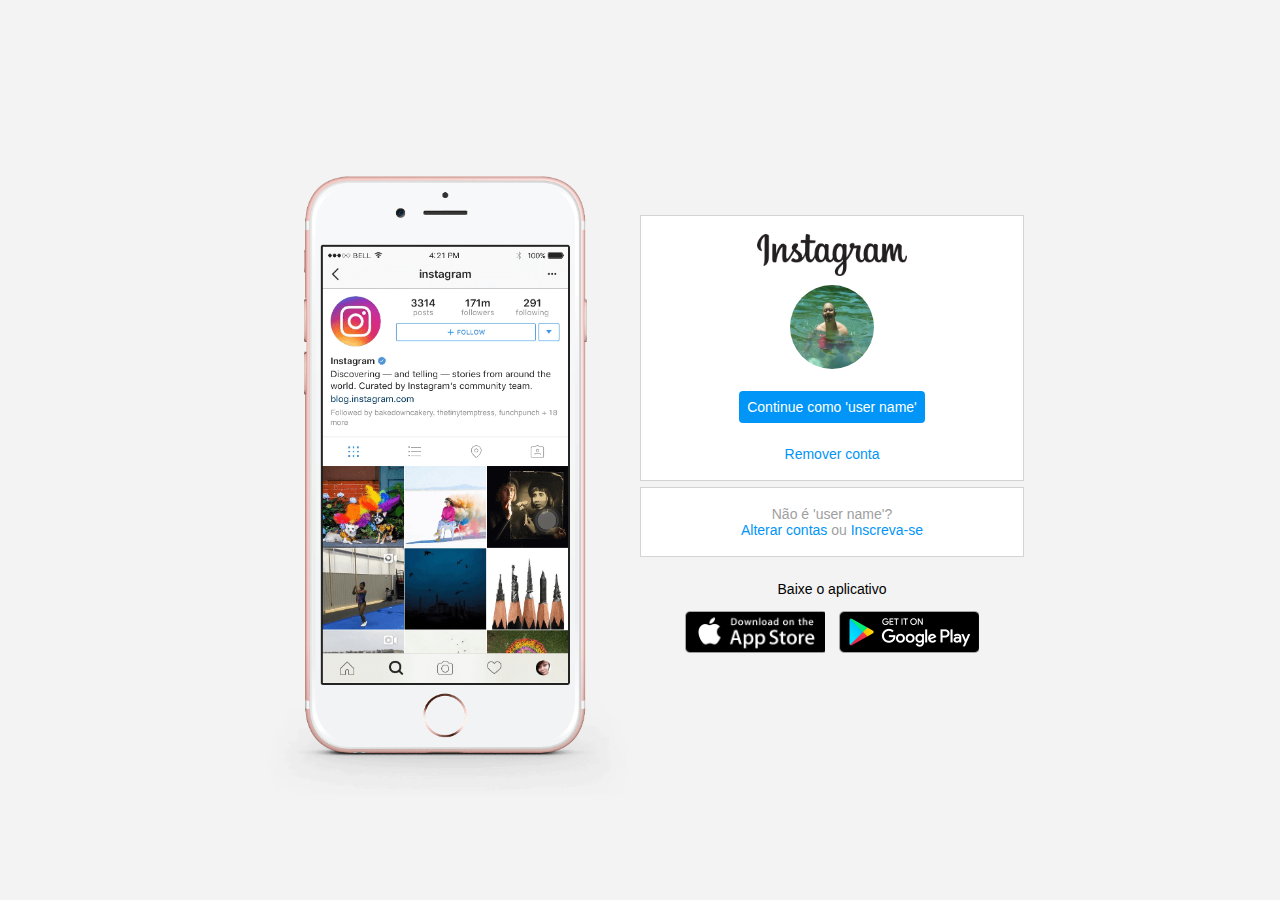
<file: instagram-clone/index.html>
<!DOCTYPE html>
<html lang="pt-br">
<head>
    <meta charset="UTF-8">
    <meta http-equiv="X-UA-Compatible" content="IE=edge">
    <meta name="viewport" content="width=device-width, initial-scale=1.0, shrink-to-fit=no">
    <link rel="stylesheet" type="text/css" href="css/konohaStyle.css">
    <title>instragram</title>
</head>
<body>
    <div class="instagram-wrapper">
        <section class="instragram-phone">
            <img src="img/instagram-celular.png" alt="imagem de celular com referencia a aprensentação do instagram mobile">

        </section>
        <section class="instragram-continue">
            <section class="group">
                <img src="img/instagram-logo.png" alt="logotipo do instragram" class="logo-instagram">
                <figure class="profile-photo">
                    <img src="img/perfilInstagram.png" alt="perfil-photo-image">
                </figure>
                <a href="" class="instagram-login">Continue como 'user name'</a>
                <a href="" class="instagram-logout">Remover conta</a>
            </section>
            <section class="group">
                <p class="not-account">Não é 'user name'?</p>
                <p class="not-account">
                    <span class="link-blue">Alterar contas</span>
                    ou 
                    <span class="link-blue">Inscreva-se</span>
                </p>
            </section>
            <section class="get-the-app">
                <p class="get-app">Baixe o aplicativo</p>
                <div class="download">
                    <a href="#" class="app-download"></a>
                    <a href="#" class="app-download"></a>
                </div>
            </section>
        </section>
    </div>    
</body>
</html>
</file>
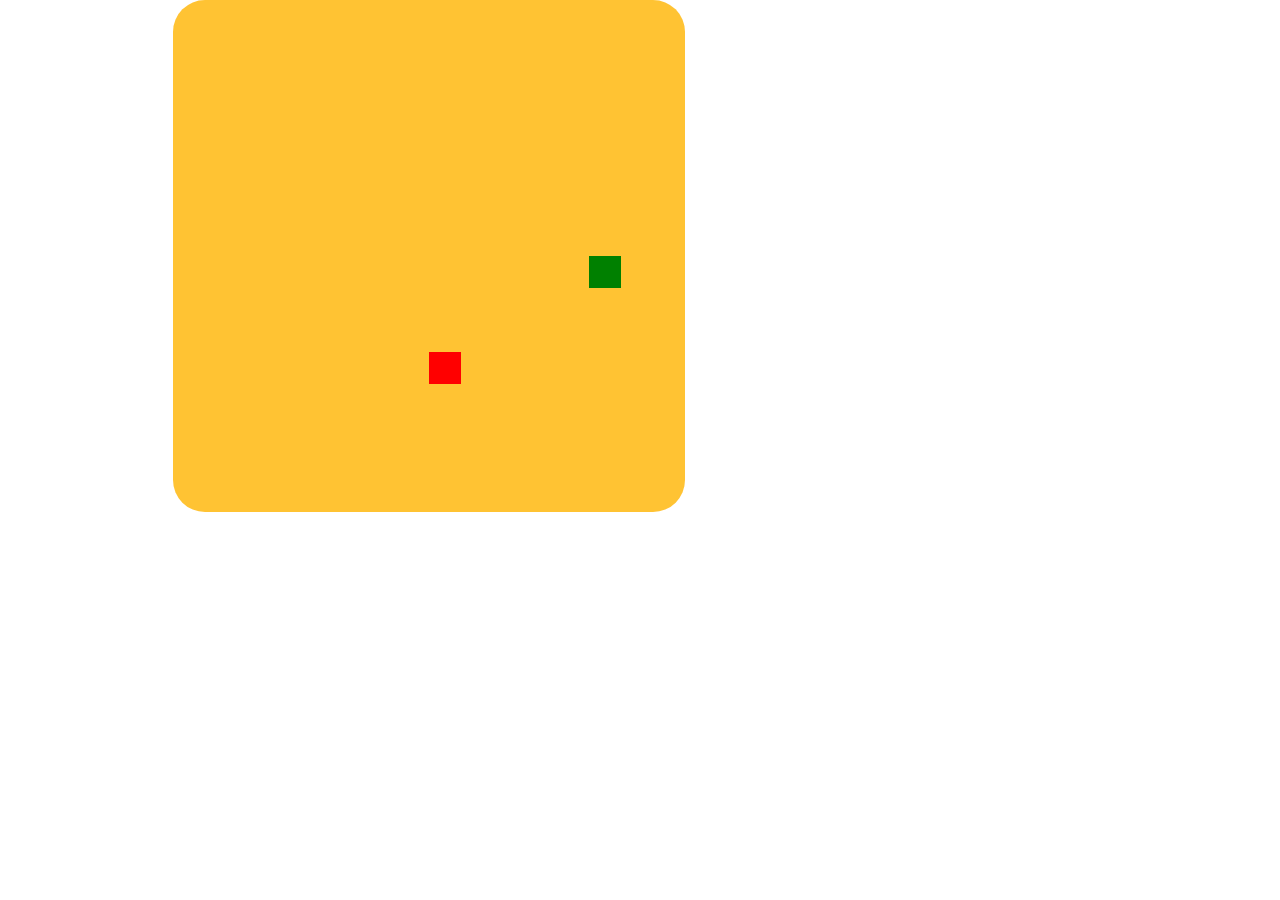
<file: jogohtml/client/index.html>
<!DOCTYPE html>
<html lang="pt-br">

<head>
    <meta charset="UTF-8">
    <meta http-equiv="X-UA-Compatible" content="IE=edge">
    <meta name="viewport" content="width=device-width, initial-scale=1.0">
    <title>Snake Game</title>

    <link rel="stylesheet" type="text/css" href="css/snakeStyle.css">
    <script defer src="app/script.js"></script>
</head>

<body>
    <section class="container">
        <header>
            <h1>Snake Game</h1>
        </header>
        <main>
            <canvas id="snake" width="512" height="512"></canvas>
        </main>
    </section>
</body>

</html>
</file>
<file: instagram-clone/css/konohaStyle.css>
* {
    padding: 0;
    margin: 0;
    box-sizing: border-box;
    text-decoration: none;
    font-family: sans-serif;
    font-size: 14px;
}

body {
    width: 100%;
    min-height: 100vh;  /* Unidade de medida de Viewport height*/
    background-color: rgb(243, 243, 243);
    margin: 0;
    padding: 0;
    display: flex;
    justify-content: center;
}


.instagram-wrapper {
    display: flex;
    align-items: center;
    justify-content: start; /*Propriedade que justifica posicao do item a apartir da margem esquerda do container*/
    width: 60%;
    height: 100vh; /* Unidade de medida de Viewport height*/

}

.instragram-phone {
    display: flex;
    align-items: center;
    justify-content: center;
    width: 50%;
}

.instragram-phone img {
    height: 50rem; /*Unidade de medida com referencia no tamanho da fonte fixada no elemento raiz. Melhor para 'grids' */
}


.instragram-continue {
    display: flex;
    align-items: center;
    justify-content: space-around;
    flex-direction: column;
    width: 50%;
    min-height: 34rem;
}


.group {
    display: flex;
    justify-content: space-between;
    align-items: center;
    flex-direction: column;
    background-color: #fff;
    width: 100%;
    padding: 1.3rem;
    border: 1px solid lightgray;
}

.group:nth-child(1){
    min-height: 19rem;
}

.logo-instagram {
    height: 3rem;
}

.profile-photo {
    display: flex;
    justify-content: center;
    align-items: center;
    border-radius: 50%;
    overflow: hidden; /*O transborda da imagem é cortado e o resto do conteudo vai ficar invisivel*/    
    margin-bottom: 1rem;
}

.profile-photo img {
    width: 6rem;
    height: 6rem;
}

.instagram-login {
    background-color: #0095f6;
    color: #fff;
    padding: 8px;
    border-radius: 4px;
}

.instagram-logout {
    color: #0095f6;
    margin-top: 1rem;
}


.not-account {
    color: rgb(160, 160, 160);
}

.link-blue {
    color: #0095f6;
}

.get-the-app {
    display: flex;
    flex-direction: column;
    align-items: center;
    justify-content: center;
    width: 100%;
    padding: 1.3rem;
}

.download {
    display: flex;
    width: 100%;
    justify-content: space-evenly; /*Justifica o conteudo com o mesmo espaço entre os itens e suas laterais*/
    align-items: center;
    padding: 1rem;
}


.app-download {
    width: 10rem;
    height: 3rem;
    background-size: cover;
}


.app-download:nth-child(1) {
    background-image: url("../img/apple-button.png");
}


.app-download:nth-child(2) {
    background-image: url("../img/googleplay-button.png");
}


/*Medias queries*/

@media (max-width: 1024px) { /*COnfigura a responsividade para até 1024px de largura*/
    .instagram-wrapper {
        width: 90%;
    }
}

@media (max-width: 680px) { /*COnfigura a responsividade para até 680px de largura*/
    .instagram-wrapper {
        width: 90%;
    }

    .instragram-phone { /* Retira a imagem do celular para largura de celulares*/
        display: none;
    }

    .instragram-continue {
        width: 100%;
    }
}
</file>
<file: jogohtml/client/css/snakeStyle.css>
* {
    padding: 0;
    margin: 0;
}

h1 {
    float: inline-start;
    color: #fff;
}


.container {
    text-align: center;
    background-image: url('../img/pexels-egor-kamelev-751676.jpg');
    background-size: cover;
    line-height: 9rem;

}


canvas {
    float: inline-start;
    border-radius: 2rem;
}
</file>
